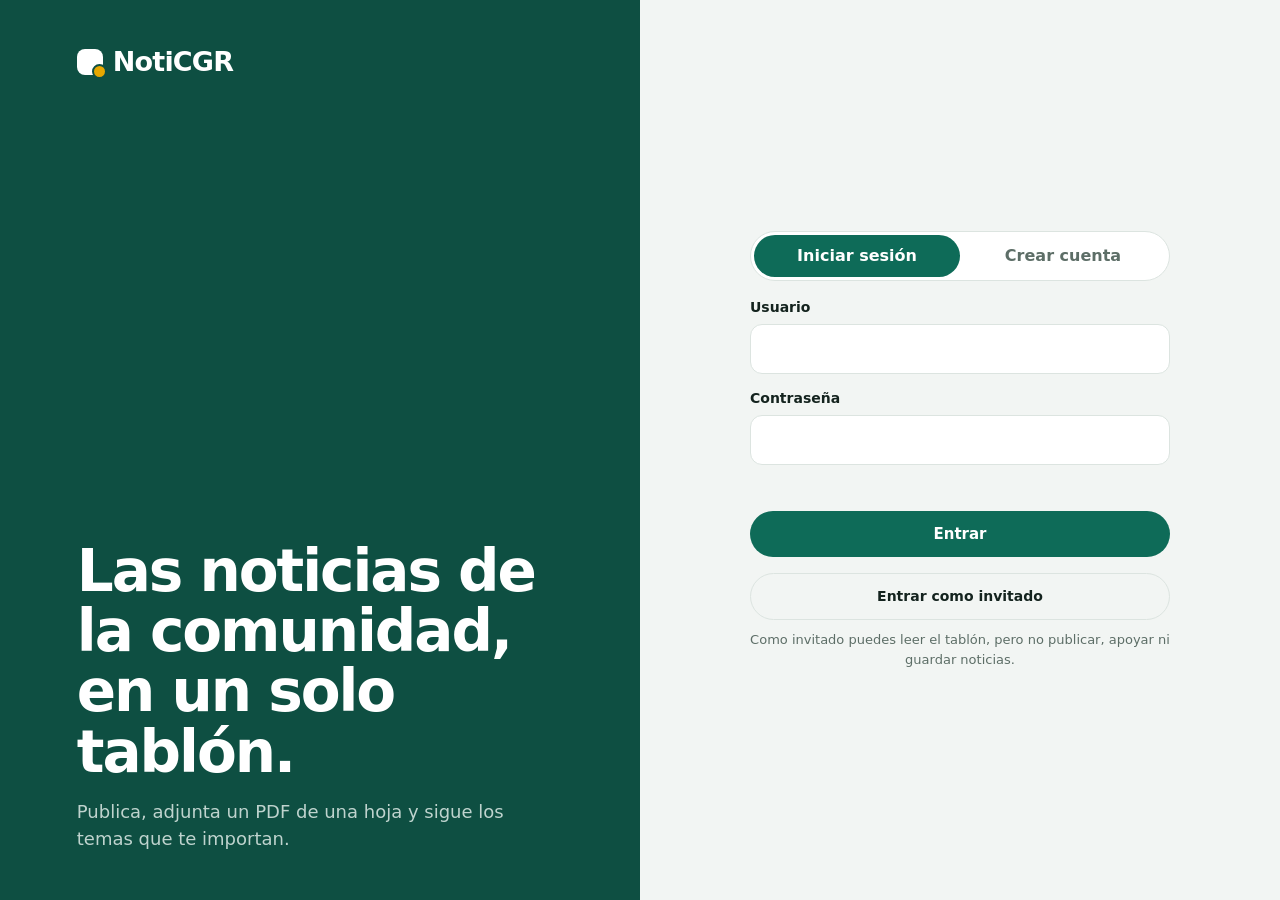
<file: index.html>
<!doctype html>
<html lang="es">
<head>
<meta charset="utf-8">
<meta name="viewport" content="width=device-width, initial-scale=1">
<title>NotiCGR – Tablón de noticias</title>
<link rel="preconnect" href="https://fonts.googleapis.com">
<link rel="preconnect" href="https://fonts.gstatic.com" crossorigin>
<link href="https://fonts.googleapis.com/css2?family=Bricolage+Grotesque:opsz,wght@12..96,400;12..96,600;12..96,700;12..96,800&family=Source+Serif+4:opsz,wght@8..60,400;8..60,600&display=swap" rel="stylesheet">
<link rel="stylesheet" href="styles.css">
</head>
<body>

<svg width="0" height="0" style="position:absolute" aria-hidden="true">
  <symbol id="i-news" viewBox="0 0 24 24"><path d="M4 5h13v14H6a2 2 0 0 1-2-2z"/><path d="M17 9h3v8a2 2 0 0 1-2 2M8 9h5M8 13h5"/></symbol>
  <symbol id="i-upload" viewBox="0 0 24 24"><path d="M12 16V4m0 0L8 8m4-4 4 4M4 16v3a1 1 0 0 0 1 1h14a1 1 0 0 0 1-1v-3"/></symbol>
  <symbol id="i-edit" viewBox="0 0 24 24"><path d="M4 20h4L19 9l-4-4L4 16z"/></symbol>
  <symbol id="i-gear" viewBox="0 0 24 24"><circle cx="12" cy="12" r="3"/><path d="M12 3v3M12 18v3M3 12h3M18 12h3M5.6 5.6l2.1 2.1M16.3 16.3l2.1 2.1M18.4 5.6l-2.1 2.1M7.7 16.3l-2.1 2.1"/></symbol>
  <symbol id="i-bookmark" viewBox="0 0 24 24"><path d="M6 4h12v16l-6-4-6 4z"/></symbol>
  <symbol id="i-search" viewBox="0 0 24 24"><circle cx="11" cy="11" r="7"/><path d="m20 20-4-4"/></symbol>
  <symbol id="i-clip" viewBox="0 0 24 24"><path d="M20 11l-8 8a5 5 0 0 1-7-7l9-9a3.5 3.5 0 0 1 5 5l-9 9a2 2 0 0 1-3-3l8-8"/></symbol>
  <symbol id="i-heart" viewBox="0 0 24 24"><path d="M12 20s-8-5-8-11a4.5 4.5 0 0 1 8-2.8A4.5 4.5 0 0 1 20 9c0 6-8 11-8 11z"/></symbol>
  <symbol id="i-share" viewBox="0 0 24 24"><rect x="8" y="8" width="12" height="12" rx="2"/><path d="M16 8V6a2 2 0 0 0-2-2H6a2 2 0 0 0-2 2v8a2 2 0 0 0 2 2h2"/></symbol>
  <symbol id="i-trash" viewBox="0 0 24 24"><path d="M5 7h14M9 7V4h6v3M7 7l1 13h8l1-13"/></symbol>
  <symbol id="i-x" viewBox="0 0 24 24"><path d="M6 6l12 12M18 6L6 18"/></symbol>
</svg>

<!-- Barra superior (solo tablet y móvil) -->
<header class="topbar">
  <a class="brand" href="#"><span class="mark"></span>NotiCGR</a>
  <button class="ghost" id="mtoggle" aria-expanded="false" aria-controls="aside">
    <svg class="i"><use href="#i-search"/></svg>Buscar y filtrar
  </button>
  <button class="ghost tb-out" data-out></button>
</header>

<!-- Panel de control (izquierda). Cambia cada href="#" por la página real cuando exista. -->
<nav class="side" id="nav" aria-label="Panel de control">
  <a class="brand" href="#"><span class="mark"></span>NotiCGR</a>
  <ul>
    <li><a class="nav" href="#" data-view="all" aria-current="page"><svg class="i"><use href="#i-news"/></svg><span class="lbl">Todas las noticias</span><span class="badge" id="n-all">0</span></a></li>
    <li><a class="nav" href="#" data-view="upload"><svg class="i"><use href="#i-upload"/></svg><span class="lbl">Subir noticia</span></a></li>
    <li><a class="nav" href="#" data-view="edit"><svg class="i"><use href="#i-edit"/></svg><span class="lbl">Editar noticia</span></a></li>
    <li><a class="nav" href="#" data-view="settings"><svg class="i"><use href="#i-gear"/></svg><span class="lbl">Configuración</span></a></li>
    <li class="sep"><a class="nav" href="#" data-view="saved"><svg class="i"><use href="#i-bookmark"/></svg><span class="lbl">Guardadas</span><span class="badge" id="n-saved">0</span></a></li>
  </ul>
  <div class="me"><span class="av" id="me-av"></span><div><b id="me-name"></b><small id="me-role"></small></div><button data-out></button></div>
</nav>

<div class="app">
  <main>
    <!-- Publicar -->
    <section class="composer" id="composer" aria-label="Publicar una noticia">
      <div class="av" aria-hidden="true">A</div>
      <div>
        <textarea id="text" maxlength="500" rows="3" placeholder="¿Qué noticia quieres compartir? Usa #etiquetas para agrupar temas."></textarea>
        <div class="fchip" id="fchip">
          <span class="ic">PDF</span><span class="fname" id="fname"></span>
          <button class="x" id="fremove" aria-label="Quitar PDF"><svg class="i"><use href="#i-x"/></svg></button>
        </div>
        <div class="cbar">
          <button class="ghost" id="attach" type="button"><svg class="i"><use href="#i-clip"/></svg>Adjuntar PDF</button>
          <input type="file" id="file" accept="application/pdf,.pdf" hidden>
          <select class="ghost" id="pcat" aria-label="Categoría"></select>
          <span class="sp"></span>
          <span class="cnt" id="cnt" title="Caracteres restantes">500</span>
          <button class="btn" id="pub" disabled>Publicar</button>
        </div>
        <p class="hint">PDF de una sola hoja, máximo 2 MB. Ctrl + Enter para publicar.</p>
      </div>
    </section>

    <section class="guestbox" id="guestbox" hidden>
      <span><b>Estás leyendo como invitado.</b> Crea una cuenta para publicar, apoyar y guardar noticias.</span>
      <a class="btn" href="login.html?modo=registro">Crear cuenta</a>
      <a class="ghost" href="login.html">Iniciar sesión</a>
    </section>

    <!-- Tablón -->
    <div class="fh"><h1 id="title">Últimas noticias</h1><span id="count"></span></div>
    <div id="feed" aria-live="polite"></div>
  </main>

  <!-- Búsqueda y filtros (derecha) -->
  <aside class="aside" id="aside" aria-label="Búsqueda y filtros">
    <label class="search">
      <svg class="i"><use href="#i-search"/></svg>
      <input id="q" type="search" placeholder="Buscar noticias, temas o PDF" autocomplete="off">
    </label>
    <section class="panel">
      <div class="ph"><h2>Categorías</h2><button class="link" id="reset">Limpiar todo</button></div>
      <div class="chips" id="chips"></div>
    </section>
    <section class="panel">
      <h2>Ordenar y mostrar</h2>
      <div class="seg" id="sort" role="group" aria-label="Orden">
        <button data-sort="new" aria-pressed="true">Recientes</button>
        <button data-sort="top" aria-pressed="false">Más apoyadas</button>
      </div>
      <label class="check"><input type="checkbox" id="onlypdf"> Solo con PDF adjunto</label>
    </section>
    <section class="panel">
      <h2>Temas del momento</h2>
      <div id="topics"></div>
    </section>
  </aside>
</div>

<div id="gate" role="dialog" aria-modal="true" aria-labelledby="gate-t">
  <div class="gate-card">
    <h2 id="gate-t">Únete a NotiCGR</h2>
    <p id="gate-msg"></p>
    <a class="btn" id="gate-go" href="login.html?modo=registro">Crear cuenta</a>
    <a class="ghost" href="login.html">Iniciar sesión</a>
    <button class="link" id="gate-guest" type="button">Seguir como invitado</button>
  </div>
</div>
<div id="toast" role="status" aria-live="polite"></div>
<script src="app.js"></script>
</body>
</html>
</file>
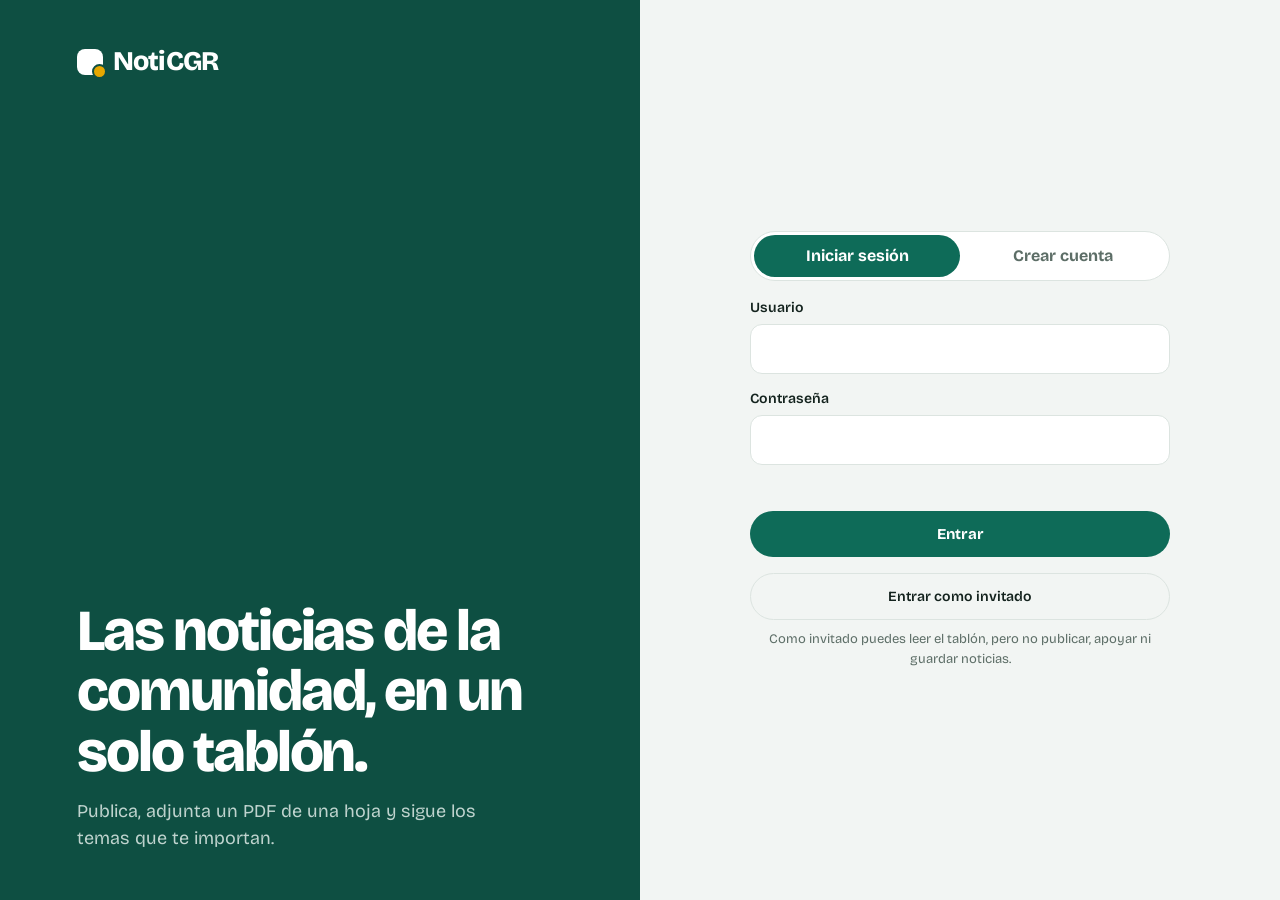
<file: login.html>
<!doctype html>
<html lang="es">
<head>
<meta charset="utf-8">
<meta name="viewport" content="width=device-width, initial-scale=1">
<title>Entrar – NotiCGR</title>
<link rel="preconnect" href="https://fonts.googleapis.com">
<link rel="preconnect" href="https://fonts.gstatic.com" crossorigin>
<link href="https://fonts.googleapis.com/css2?family=Bricolage+Grotesque:opsz,wght@12..96,400;12..96,600;12..96,700;12..96,800&display=swap" rel="stylesheet">
<link rel="stylesheet" href="styles.css">
</head>
<body>
<div class="auth-wrap">
  <section class="hero">
    <a class="brand" href="login.html"><span class="mark"></span>NotiCGR</a>
    <div>
      <h1>Las noticias de la comunidad, en un solo tablón.</h1>
      <p>Publica, adjunta un PDF de una hoja y sigue los temas que te importan.</p>
    </div>
  </section>

  <main class="auth-card">
    <div class="tabs" role="group" aria-label="Acceso">
      <button id="t-in" aria-selected="true">Iniciar sesión</button>
      <button id="t-up" aria-selected="false">Crear cuenta</button>
    </div>

    <form id="f-in" novalidate>
      <label>Usuario<input name="u" autocomplete="username" required></label>
      <label>Contraseña<input name="p" type="password" autocomplete="current-password" required></label>
      <p class="err" role="alert"></p>
      <button class="btn wide">Entrar</button>
    </form>

    <form id="f-up" novalidate hidden>
      <label>Nombre de usuario<small>Es el nombre que verán en tus publicaciones.</small><input name="u" autocomplete="username" required></label>
      <label>Contraseña<small>Mínimo 6 caracteres.</small><input name="p" type="password" autocomplete="new-password" required></label>
      <label>Repite la contraseña<input name="p2" type="password" autocomplete="new-password" required></label>
      <p class="err" role="alert"></p>
      <button class="btn wide">Crear cuenta</button>
    </form>

    <button class="ghost wide" id="guest" type="button">Entrar como invitado</button>
    <p class="small">Como invitado puedes leer el tablón, pero no publicar, apoyar ni guardar noticias.</p>
  </main>
</div>
<script src="auth.js"></script>
</body>
</html>
</file>
<file: styles.css>
/* NotiCGR – estilos del dashboard */
:root{
  --paper:#F2F5F3;--card:#fff;--ink:#14231E;--muted:#5D6E67;--line:#DCE4E0;
  --brand:#0E4F42;--brand-2:#0A3B31;--on-brand:#E6F1ED;--btn:#0E6B58;--accent:#0E7C66;--amber:#E6A700;
  --r:14px;--side:248px;
  --ui:"Bricolage Grotesque",system-ui,-apple-system,"Segoe UI",sans-serif;
  --serif:"Source Serif 4",Georgia,serif;
}
@media (prefers-color-scheme:dark){
  :root{--paper:#0D1512;--card:#141F1B;--ink:#E7EFEB;--muted:#93A69E;--line:#24342E;--accent:#3CC4A5;--brand:#0A3B31;--brand-2:#072C24}
}
*{box-sizing:border-box}
html{scroll-padding-top:70px}
body{margin:0;background:var(--paper);color:var(--ink);font:16px/1.5 var(--ui);-webkit-font-smoothing:antialiased}
button,input,select,textarea{font:inherit;color:inherit}
:focus-visible{outline:2px solid var(--accent);outline-offset:2px}
.i{width:20px;height:20px;flex:none;fill:none;stroke:currentColor;stroke-width:1.8;stroke-linecap:round;stroke-linejoin:round}

/* ---------- Panel de control ---------- */
.side{position:fixed;inset:0 auto 0 0;width:var(--side);background:var(--brand);color:var(--on-brand);display:flex;flex-direction:column;padding:28px 16px 24px;z-index:20}
.side :focus-visible{outline-color:#fff}
.brand{display:flex;align-items:center;gap:10px;font:800 27px/1 var(--ui);letter-spacing:-.03em;color:#fff;text-decoration:none;padding:0 10px 30px}
.topbar .brand{color:var(--ink);padding:0;font-size:22px}
.mark{width:26px;height:26px;border-radius:8px;background:#fff;position:relative;flex:none}
.mark::after{content:"";position:absolute;right:-4px;bottom:-4px;width:11px;height:11px;border-radius:50%;background:var(--amber);border:2px solid var(--brand)}
.topbar .mark{background:var(--brand)}
.topbar .mark::after{border-color:var(--paper)}
.side ul{list-style:none;margin:0;padding:0;display:grid;gap:4px}
.side .sep{margin-top:12px;padding-top:12px;border-top:1px solid rgba(255,255,255,.16)}
.nav{display:flex;align-items:center;gap:12px;padding:11px 12px;border-radius:10px;color:inherit;text-decoration:none;font-weight:600;font-size:15.5px}
.nav:hover{background:rgba(255,255,255,.09)}
.nav[aria-current=page]{background:#fff;color:var(--brand)}
.badge{margin-left:auto;font-size:12px;font-weight:700;background:rgba(255,255,255,.16);padding:2px 8px;border-radius:99px}
.nav[aria-current=page] .badge{background:#DCEBE5;color:var(--brand)}
.note{margin:auto 10px 0;font-size:13px;line-height:1.45;opacity:.72}

/* ---------- Estructura ---------- */
.topbar{display:none}
.app{margin-left:var(--side);display:grid;grid-template-columns:minmax(0,660px) 320px;gap:32px;justify-content:center;padding:0 28px}
main{padding:24px 0 80px;min-width:0}
.aside{position:sticky;top:0;align-self:start;max-height:100vh;overflow:auto;padding:24px 0;display:grid;gap:16px;scrollbar-width:thin}

/* ---------- Publicar ---------- */
.composer{display:grid;grid-template-columns:44px 1fr;gap:12px;background:var(--card);border:1px solid var(--line);border-radius:var(--r);padding:16px}
.composer:focus-within{border-color:var(--accent);box-shadow:0 0 0 3px color-mix(in oklab,var(--accent) 22%,transparent)}
.composer.drag{border-color:var(--amber);border-style:dashed}
.av{width:44px;height:44px;border-radius:50%;background:var(--brand);color:#fff;display:grid;place-items:center;font-weight:700;font-size:17px}
#text{width:100%;min-height:84px;resize:vertical;border:0;outline:0;background:transparent;font:400 19px/1.45 var(--serif);padding:8px 0}
#text::placeholder{color:var(--muted)}
.cbar{display:flex;align-items:center;gap:10px;flex-wrap:wrap;border-top:1px solid var(--line);padding-top:12px}
.sp{flex:1}
.cnt{font-size:13px;font-weight:600;color:var(--muted);min-width:28px;text-align:right}
.cnt.warn{color:#B4520A}
.hint{margin:10px 0 0;font-size:13px;color:var(--muted)}
.ghost{display:inline-flex;align-items:center;gap:8px;padding:8px 14px;border:1px solid var(--line);border-radius:99px;background:none;font-size:14px;font-weight:600;cursor:pointer}
.ghost:hover{border-color:var(--accent);color:var(--accent)}
select.ghost{padding-right:10px;background:var(--card)}
.btn{background:var(--btn);color:#fff;border:0;border-radius:99px;padding:10px 24px;font-weight:700;font-size:15px;cursor:pointer}
.btn:hover:not(:disabled){filter:brightness(1.12)}
.btn:disabled{opacity:.4;cursor:not-allowed}
.fchip{display:none;align-items:center;gap:10px;margin:4px 0 12px;padding:8px 10px;border:1px solid var(--line);border-radius:12px;font-size:14px}
.fchip.on{display:flex}
.fname{flex:1;min-width:0;overflow:hidden;text-overflow:ellipsis;white-space:nowrap;font-weight:600}
.ic{display:grid;place-items:center;flex:none;width:38px;height:44px;border-radius:6px;background:#B93A32;color:#fff;font-size:11px;font-weight:800;letter-spacing:.02em}
.fchip .ic{width:30px;height:36px;font-size:10px}
.x{display:grid;place-items:center;width:30px;height:30px;border:0;border-radius:50%;background:none;color:var(--muted);cursor:pointer}
.x:hover{background:var(--line);color:var(--ink)}

/* ---------- Tablón ---------- */
.fh{display:flex;align-items:baseline;justify-content:space-between;margin:30px 2px 12px}
.fh h1{margin:0;font-size:27px;font-weight:800;letter-spacing:-.025em}
#count{color:var(--muted);font-size:14px}
#feed{background:var(--card);border:1px solid var(--line);border-radius:var(--r);overflow:hidden}
.post{display:grid;grid-template-columns:44px 1fr;gap:12px;padding:16px;border-top:1px solid var(--line)}
.post:first-child{border-top:0}
.post.new{animation:fresh 1.8s ease-out}
@keyframes fresh{from{background:color-mix(in oklab,var(--amber) 24%,var(--card))}}
.pb{min-width:0}
.pb header{display:flex;align-items:center;gap:8px;flex-wrap:wrap;font-size:14px}
.pb time{color:var(--muted)}
.cat{font-size:12px;font-weight:700;padding:2px 10px;border-radius:99px;
  background:color-mix(in oklab,hsl(var(--h) 65% 45%) 14%,var(--card));
  color:color-mix(in oklab,hsl(var(--h) 70% 38%) 75%,var(--ink))}
.pb p{margin:6px 0 0;font:400 18px/1.55 var(--serif);white-space:pre-line;overflow-wrap:anywhere}
.tag{all:unset;cursor:pointer;color:var(--accent);font-weight:600}
.tag:hover{text-decoration:underline}
.tag:focus-visible{outline:2px solid var(--accent);border-radius:3px}
.pdf{display:flex;align-items:center;gap:12px;margin-top:12px;padding:10px 12px;border:1px solid var(--line);border-radius:12px;color:inherit;text-decoration:none;font-size:14px;line-height:1.35}
a.pdf:hover{border-color:var(--accent)}
.pdf small{color:var(--muted);font-size:13px}
.pdf .go{margin-left:auto;font-weight:700;color:var(--accent)}
.acts{display:flex;gap:2px;margin:10px 0 -4px -10px}
.acts button{display:flex;align-items:center;gap:6px;padding:6px 10px;border:0;border-radius:99px;background:none;color:var(--muted);font-size:13px;font-weight:600;cursor:pointer}
.acts button:hover{background:color-mix(in oklab,var(--accent) 12%,transparent);color:var(--accent)}
.acts [aria-pressed=true]{color:var(--accent)}
.acts [aria-pressed=true] .i{fill:currentColor}
.acts .del{margin-left:auto}
.acts .del:hover{color:#C0392B;background:color-mix(in oklab,#C0392B 12%,transparent)}
.empty{display:grid;gap:4px;padding:48px 24px;text-align:center;color:var(--muted)}
.empty b{color:var(--ink);font-size:17px}

/* ---------- Búsqueda y filtros ---------- */
.search{position:relative;display:block}
.search .i{position:absolute;left:15px;top:50%;translate:0 -50%;color:var(--muted);pointer-events:none}
.search input{width:100%;padding:12px 16px 12px 43px;border:1px solid var(--line);border-radius:99px;background:var(--card);font-size:15px;outline:0}
.search input:focus{border-color:var(--accent);box-shadow:0 0 0 3px color-mix(in oklab,var(--accent) 22%,transparent)}
.panel{background:var(--card);border:1px solid var(--line);border-radius:var(--r);padding:16px}
.panel h2{margin:0 0 12px;font-size:15px;font-weight:700}
.ph{display:flex;align-items:baseline;justify-content:space-between}
.ph h2{margin-bottom:12px}
.link{border:0;background:none;padding:0;color:var(--accent);font-size:13px;font-weight:600;cursor:pointer}
.link:hover{text-decoration:underline}
.chips{display:flex;flex-wrap:wrap;gap:8px}
.chip{padding:6px 12px;border:1px solid var(--line);border-radius:99px;background:none;font-size:13px;font-weight:600;cursor:pointer}
.chip small{margin-left:5px;font-size:12px;opacity:.6}
.chip:hover{border-color:var(--accent)}
.chip[aria-pressed=true]{background:var(--btn);border-color:var(--btn);color:#fff}
.seg{display:grid;grid-template-columns:1fr 1fr;padding:3px;border-radius:99px;background:var(--paper);border:1px solid var(--line)}
.seg button{padding:7px 8px;border:0;border-radius:99px;background:none;font-size:13px;font-weight:600;color:var(--muted);cursor:pointer}
.seg [aria-pressed=true]{background:var(--card);color:var(--ink);box-shadow:0 1px 3px rgba(0,0,0,.14)}
.check{display:flex;align-items:center;gap:10px;margin-top:14px;font-size:14px;font-weight:600;cursor:pointer}
.check input{width:18px;height:18px;accent-color:var(--btn)}
.topic{display:flex;flex-direction:column;align-items:flex-start;width:100%;padding:8px 0;border:0;border-top:1px solid var(--line);background:none;font-size:15px;font-weight:700;text-align:left;cursor:pointer}
.topic:first-child{border-top:0;padding-top:0}
.topic:hover{color:var(--accent)}
.topic small{font-size:12.5px;font-weight:500;color:var(--muted)}
.muted{margin:0;color:var(--muted);font-size:14px}

/* ---------- Aviso ---------- */
#toast{position:fixed;left:50%;bottom:28px;translate:-50% 16px;opacity:0;pointer-events:none;max-width:calc(100vw - 32px);padding:11px 18px;border-radius:99px;background:var(--ink);color:var(--paper);font-size:14px;font-weight:600;transition:opacity .25s,translate .25s;z-index:50}
#toast.on{opacity:1;translate:-50% 0}

/* ---------- Tablet: los filtros pasan a un panel desplegable ---------- */
@media (max-width:1180px){
  .app{grid-template-columns:minmax(0,660px)}
  .topbar{display:flex;justify-content:flex-end;align-items:center;position:sticky;top:0;z-index:15;margin-left:var(--side);padding:10px 28px;background:color-mix(in oklab,var(--paper) 92%,transparent);backdrop-filter:blur(8px)}
  .topbar .brand{display:none}
  .aside{display:none;position:static;max-height:none;order:-1;padding:16px 0 0}
  body.aside-open .aside{display:grid}
  main{padding-top:16px}
}

/* ---------- Móvil: el panel de control pasa a barra inferior ---------- */
@media (max-width:820px){
  .topbar{margin-left:0;padding:10px 14px;justify-content:space-between}
  .topbar .brand{display:flex}
  .app{margin-left:0;padding:0 14px}
  main{padding-bottom:104px}
  .side{inset:auto 0 0 0;width:auto;flex-direction:row;padding:6px 6px calc(6px + env(safe-area-inset-bottom));box-shadow:0 -1px 0 rgba(255,255,255,.1)}
  .side>.brand,.note,.badge{display:none}
  .side ul{flex:1;grid-auto-flow:column;grid-auto-columns:1fr;gap:2px}
  .side .sep{margin:0;padding:0;border:0}
  .nav{flex-direction:column;justify-content:center;gap:3px;padding:7px 2px;text-align:center;font-size:10.5px;line-height:1.15}
  .composer{grid-template-columns:1fr;padding:14px}
  .composer>.av{display:none}
  .post{grid-template-columns:36px 1fr;gap:10px;padding:14px}
  .post .av{width:36px;height:36px;font-size:15px}
  #toast{bottom:92px}
}
@media (prefers-reduced-motion:reduce){*{animation:none!important;transition:none!important}}

/* ---------- Cuentas, invitado y aviso ---------- */
[hidden]{display:none!important}
a.ghost,a.btn{text-decoration:none}
.me{display:flex;align-items:center;gap:10px;margin-top:auto;padding:14px 10px 0;border-top:1px solid rgba(255,255,255,.16)}
.me .av{width:38px;height:38px;font-size:15px;background:#fff;color:var(--brand);flex:none}
.me div{min-width:0;flex:1;display:grid;line-height:1.25}
.me b{overflow:hidden;text-overflow:ellipsis;white-space:nowrap}
.me small{opacity:.7;font-size:12.5px}
.me button{border:1px solid rgba(255,255,255,.35);border-radius:99px;background:none;color:#fff;padding:6px 12px;font-size:13px;font-weight:600;cursor:pointer}
.me button:hover{background:rgba(255,255,255,.12)}
.tb-out{display:none;margin-left:8px}
.guestbox{display:flex;align-items:center;gap:10px;flex-wrap:wrap;padding:16px;border:1px solid var(--line);border-left:4px solid var(--amber);border-radius:var(--r);background:var(--card)}
.guestbox span{flex:1 1 240px;color:var(--muted);font-size:14px}
.guestbox .btn{padding:9px 20px}
body.guest .acts [data-act=like],body.guest .acts [data-act=save]{opacity:.55}
#gate{position:fixed;inset:0;z-index:100;display:none;place-items:center;padding:20px;background:color-mix(in oklab,var(--ink) 38%,transparent);backdrop-filter:blur(10px) saturate(.8);-webkit-backdrop-filter:blur(10px) saturate(.8)}
#gate.on{display:grid}
.gate-card{width:min(440px,100%);display:grid;gap:12px;padding:28px;border:1px solid var(--line);border-radius:18px;background:var(--card);box-shadow:0 24px 60px rgba(0,0,0,.28);animation:pop .25s ease-out}
.gate-card h2{margin:0;font-size:24px;font-weight:800;letter-spacing:-.02em}
.gate-card p{margin:0 0 6px;color:var(--muted)}
.gate-card .btn,.gate-card .ghost{justify-content:center;text-align:center}
.gate-card .link{justify-self:center;margin-top:4px;font-size:14px}
@keyframes pop{from{opacity:0;scale:.96}}

/* Pantalla de acceso */
.auth-wrap{min-height:100vh;display:grid;grid-template-columns:1fr 1fr}
.hero{display:flex;flex-direction:column;justify-content:space-between;gap:40px;padding:48px clamp(28px,6vw,84px);background:var(--brand);color:var(--on-brand)}
.hero .brand{padding:0}
.hero h1{margin:0 0 16px;max-width:15ch;font-size:clamp(34px,4.6vw,58px);font-weight:800;line-height:1.04;letter-spacing:-.035em;color:#fff}
.hero p{margin:0;max-width:38ch;font-size:18px;opacity:.82}
.auth-card{align-self:center;justify-self:center;width:min(420px,calc(100% - 40px));display:grid;gap:16px;padding:32px 0}
.tabs{display:grid;grid-template-columns:1fr 1fr;padding:3px;border:1px solid var(--line);border-radius:99px;background:var(--card)}
.tabs button{padding:9px;border:0;border-radius:99px;background:none;color:var(--muted);font-weight:700;cursor:pointer}
.tabs [aria-selected=true]{background:var(--btn);color:#fff}
.auth-card form{display:grid;gap:14px}
.auth-card label{display:grid;gap:6px;font-size:14px;font-weight:600}
.auth-card label small{color:var(--muted);font-weight:400}
.auth-card input{padding:12px 14px;border:1px solid var(--line);border-radius:12px;background:var(--card);font-size:16px}
.auth-card input:focus{outline:0;border-color:var(--accent);box-shadow:0 0 0 3px color-mix(in oklab,var(--accent) 22%,transparent)}
.err{min-height:1.3em;margin:0;color:#C0392B;font-size:14px;font-weight:600}
.wide{width:100%;justify-content:center;padding:12px}
.auth-card .small{margin:-6px 0 0;text-align:center;color:var(--muted);font-size:13px}
@media (max-width:820px){
  .auth-wrap{grid-template-columns:1fr}
  .hero{gap:20px;padding:28px 24px}
  .hero h1{max-width:none;font-size:30px}
  .hero p{font-size:16px}
  .side .me{display:none}
  .tb-out{display:inline-flex}
  .topbar .brand{margin-right:auto}
}

/* ---------- Editar noticia ---------- */
.empty .btn{justify-self:center;margin-top:14px;padding:11px 26px}
.ed{margin-top:8px}
.ed textarea{width:100%;min-height:96px;padding:12px;border:1px solid var(--line);border-radius:12px;outline:0;background:var(--paper);font:400 18px/1.55 var(--serif);resize:vertical}
.ed textarea:focus{border-color:var(--accent);box-shadow:0 0 0 3px color-mix(in oklab,var(--accent) 22%,transparent)}
.ed .cbar{border:0;padding-top:10px}
.ed .check{margin:0}
body.editing .acts [data-act=like],body.editing .acts [data-act=save]{display:none}
</file>
